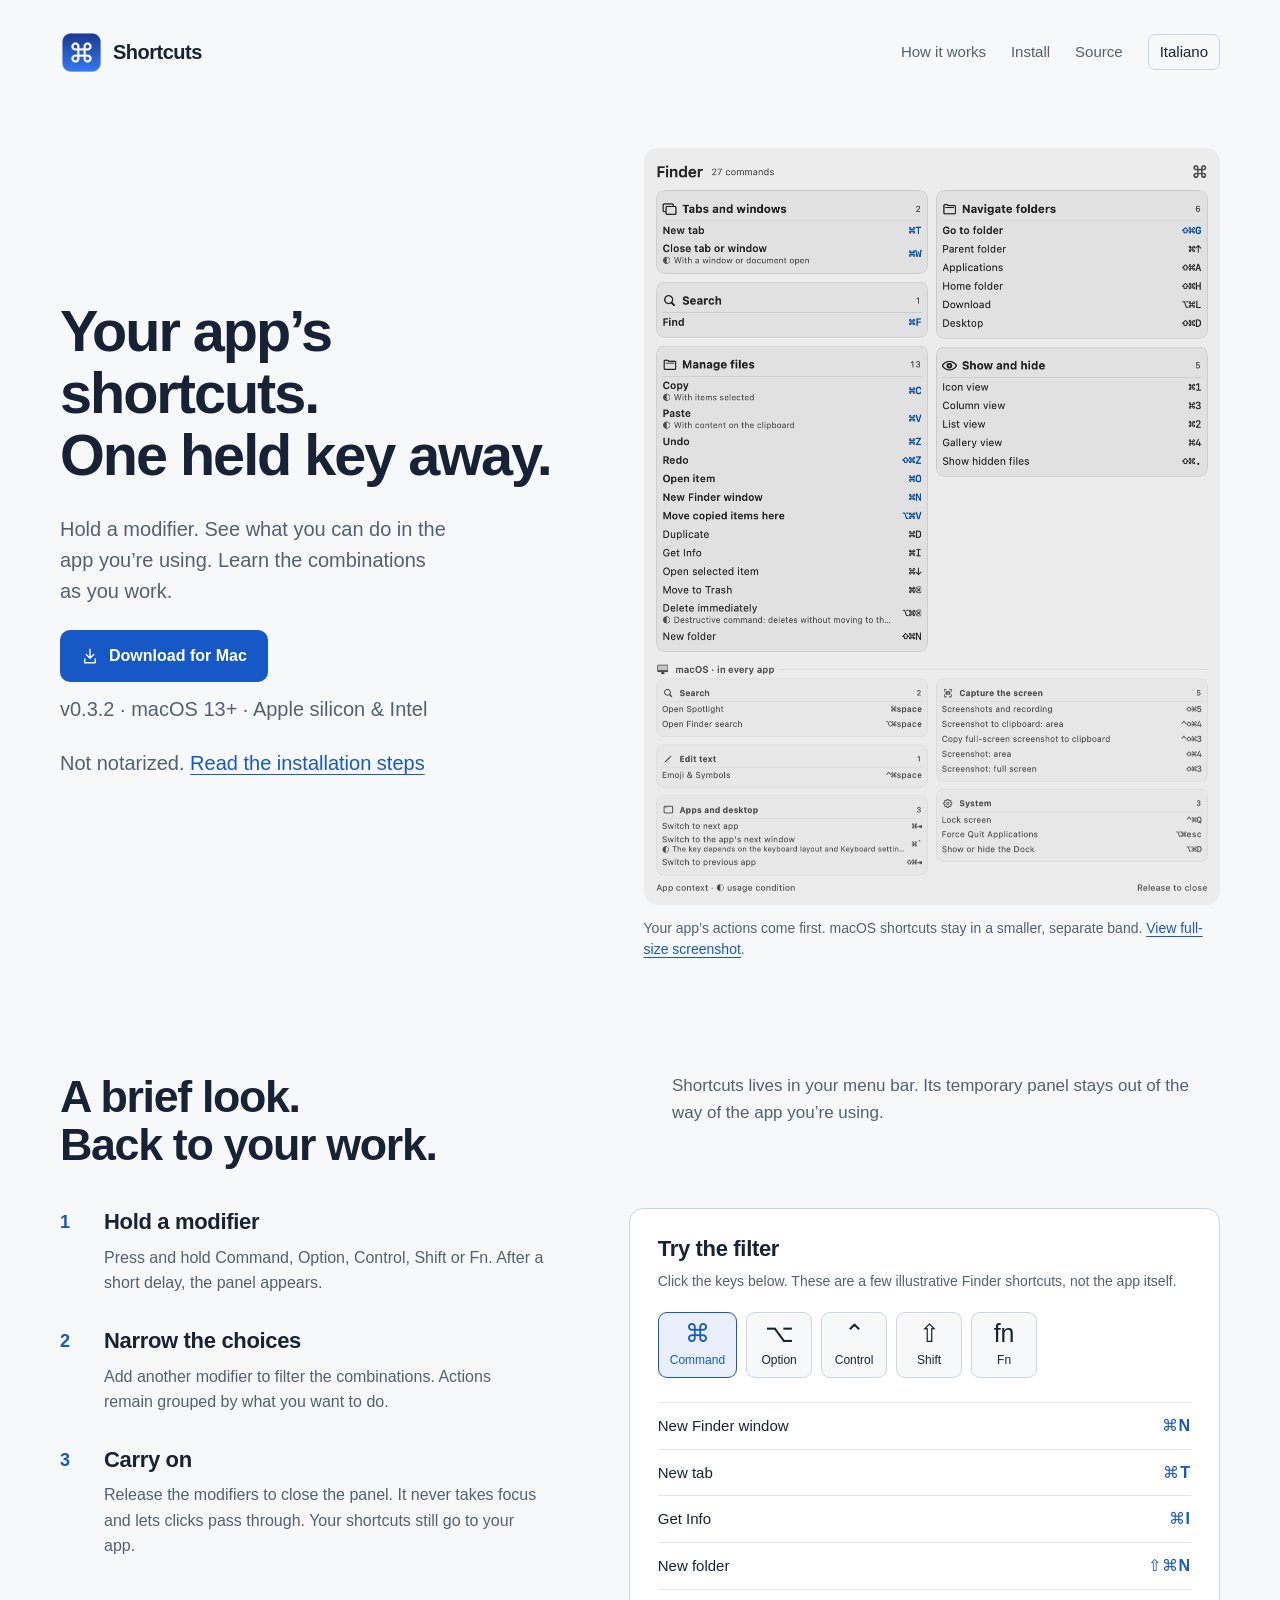
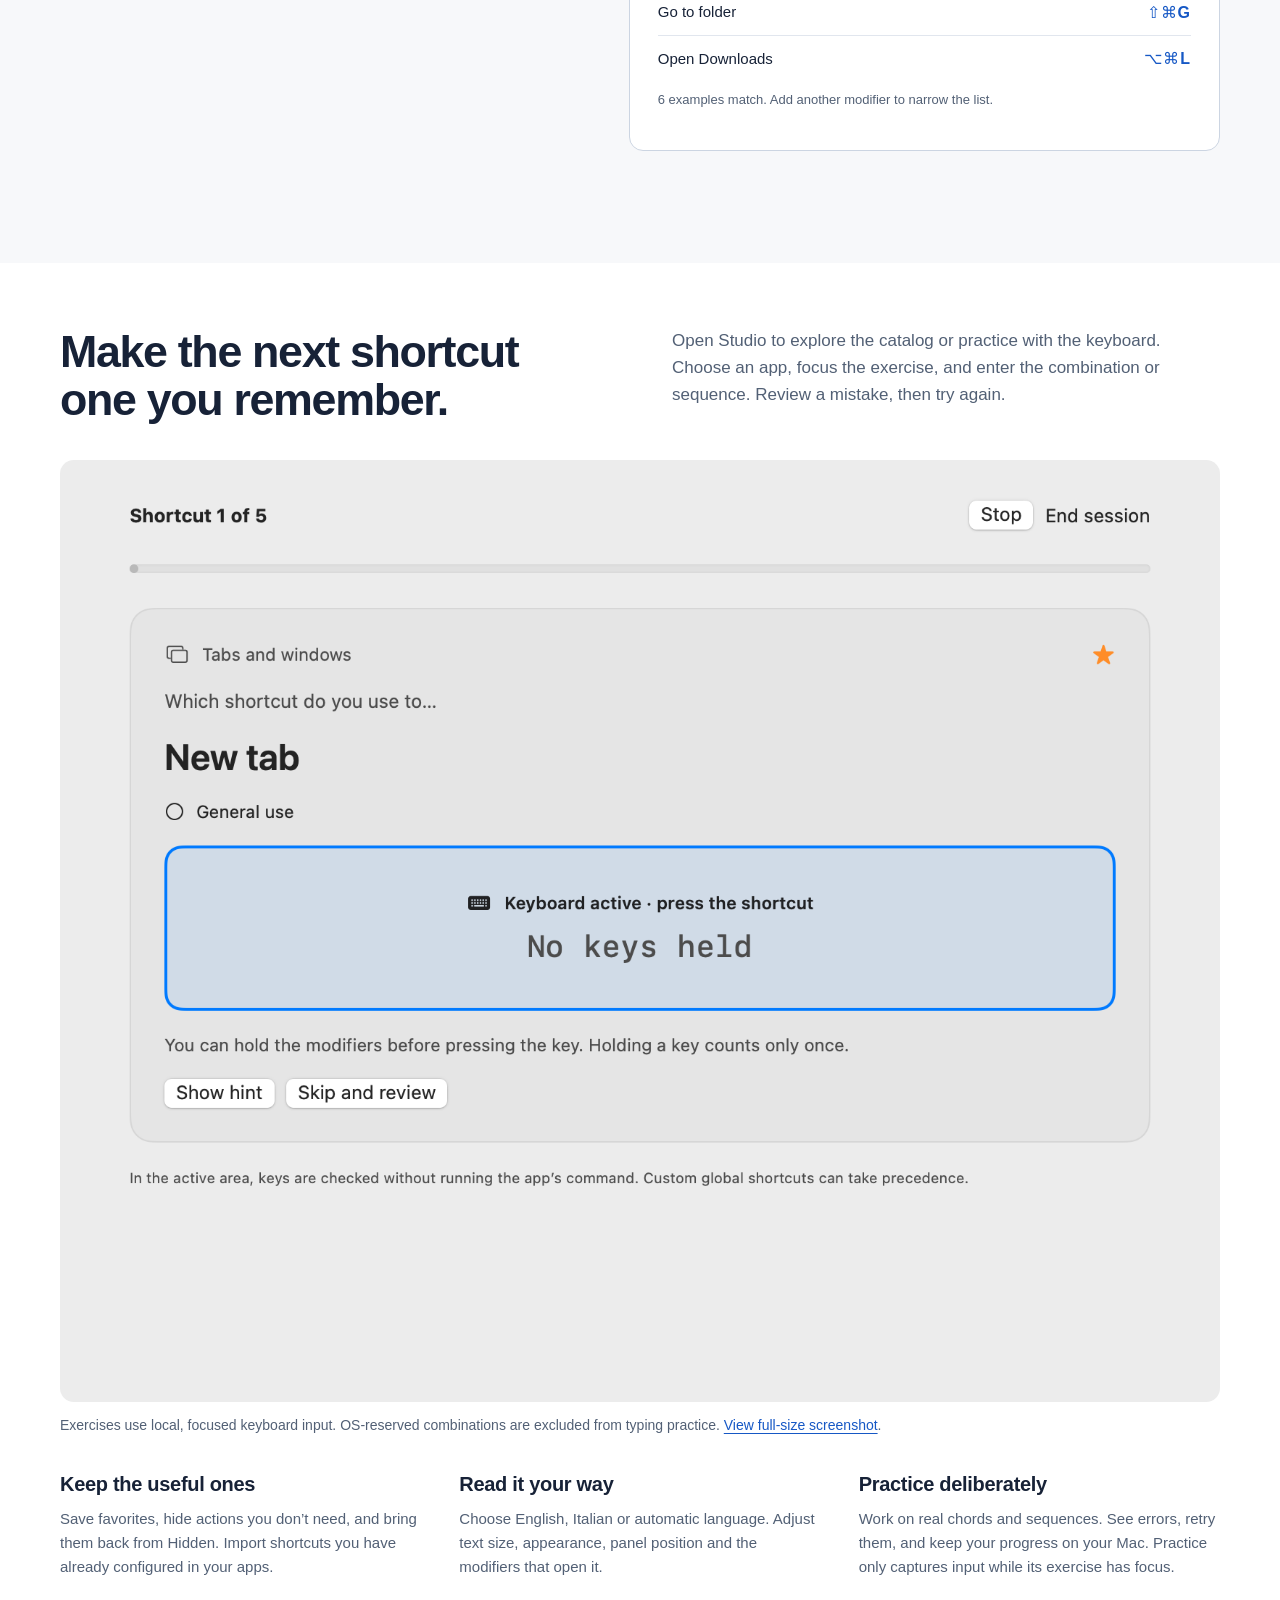
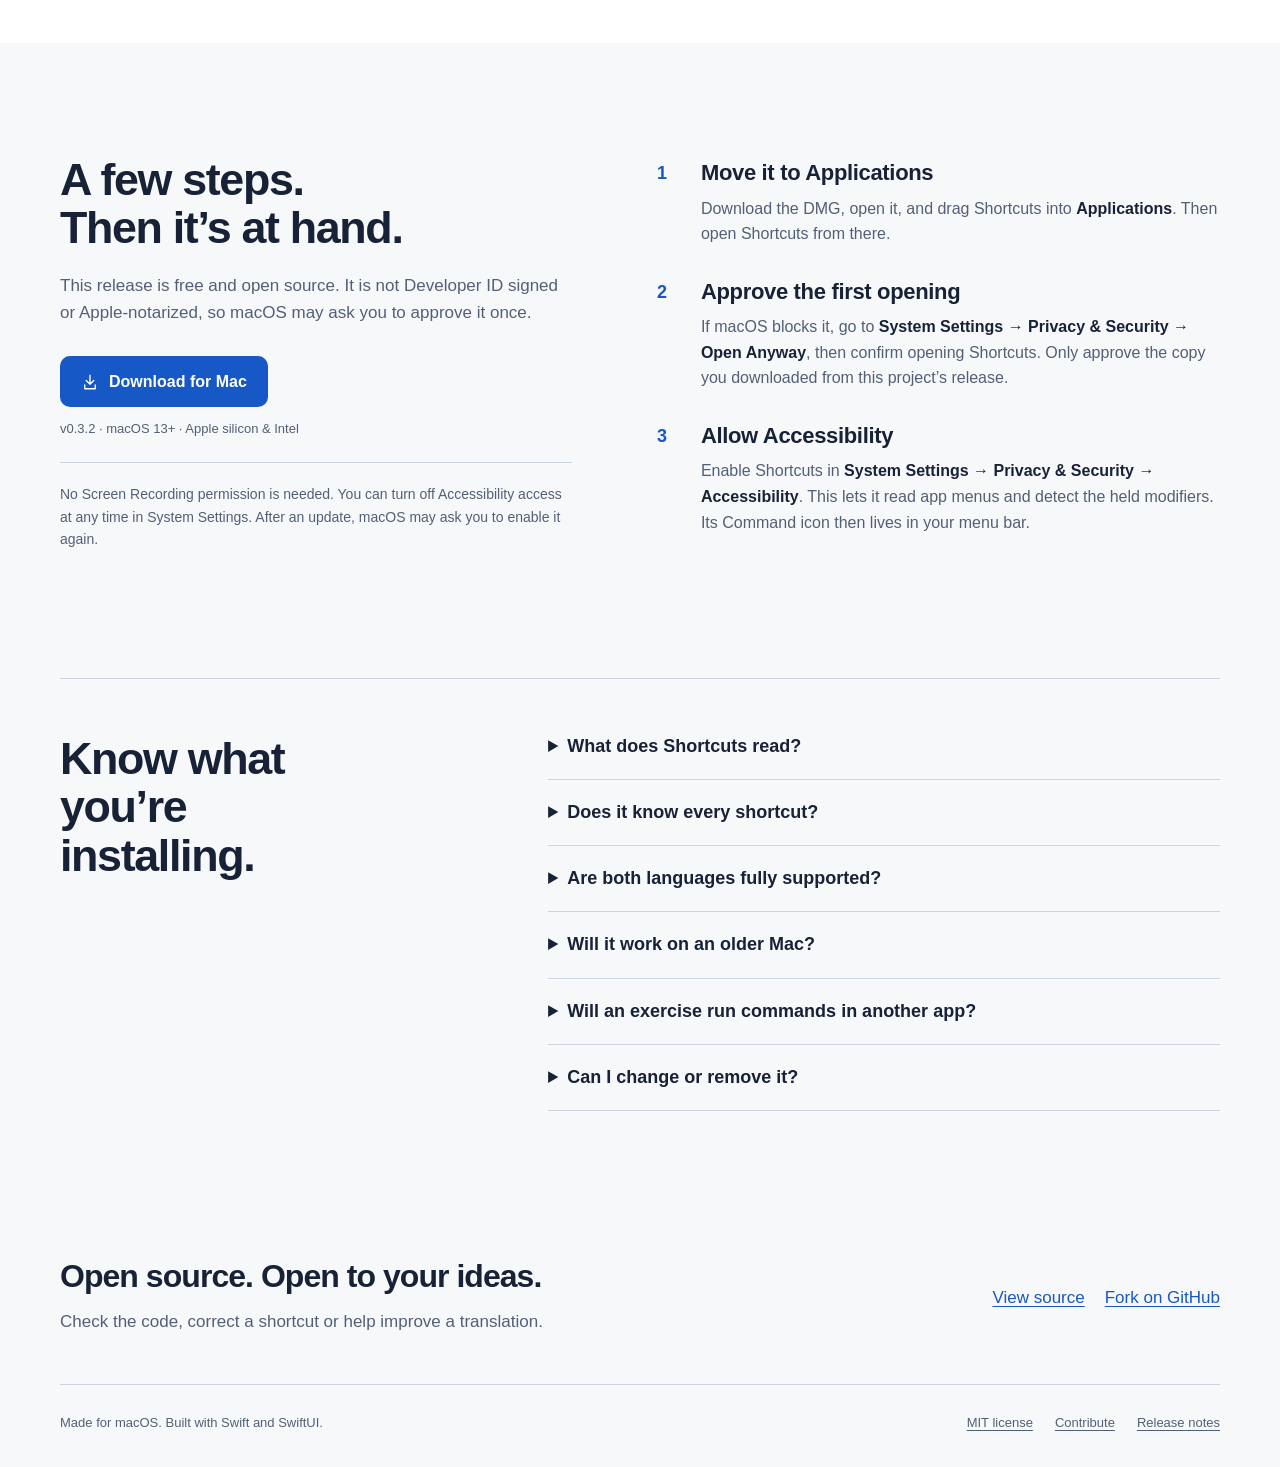
<file: site/index.html>
<!doctype html>
<!-- Generated by site/build.py. Edit the bilingual copy there, then rebuild. -->
<html lang="en">
<head>
<meta charset="utf-8">
<meta name="viewport" content="width=device-width, initial-scale=1">
<title>Shortcuts — Learn your Mac’s shortcuts as you work</title>
<meta name="description" content="A native, open-source Mac app. Hold a modifier to see the active app’s shortcuts, then practice in Studio. English and Italian. Everything stays on your Mac.">
<meta name="theme-color" content="#f7f8fa">
<link rel="canonical" href="https://giuucmp.github.io/shortcuts/">
<link rel="alternate" hreflang="en" href="https://giuucmp.github.io/shortcuts/">
<link rel="alternate" hreflang="it" href="https://giuucmp.github.io/shortcuts/it/">
<link rel="alternate" hreflang="x-default" href="https://giuucmp.github.io/shortcuts/">
<meta property="og:type" content="website">
<meta property="og:title" content="Shortcuts — Learn your Mac’s shortcuts as you work">
<meta property="og:description" content="A native, open-source Mac app. Hold a modifier to see the active app’s shortcuts, then practice in Studio. English and Italian. Everything stays on your Mac.">
<meta property="og:url" content="https://giuucmp.github.io/shortcuts/">
<meta property="og:image" content="https://giuucmp.github.io/shortcuts/assets/app-icon.png">
<meta property="og:locale" content="en_US">
<link rel="icon" type="image/png" href="assets/app-icon.png">
<link rel="stylesheet" href="assets/site.css">
<script src="assets/site.js" defer></script>
<script type="application/ld+json">{"@context": "https://schema.org", "@type": "SoftwareApplication", "name": "Shortcuts", "operatingSystem": "macOS 13+", "applicationCategory": "UtilitiesApplication", "inLanguage": ["en", "it"], "softwareVersion": "0.3.2", "license": "https://github.com/giuucmp/shortcuts/blob/main/LICENSE", "downloadUrl": "https://github.com/giuucmp/shortcuts/releases/download/v0.3.2/Shortcuts-0.3.2-universal.dmg", "offers": {"@type": "Offer", "price": "0", "priceCurrency": "EUR"}}</script>
</head>
<body>
<a class="skip" href="#main">Skip to content</a>
<header class="header wrap">
<a class="brand" href="./"><img src="assets/app-icon.png" alt="" width="43" height="43">Shortcuts</a>
<nav class="nav" aria-label="Main navigation">
<a class="desktop-link" href="#how-it-works">How it works</a><a class="desktop-link" href="#install">Install</a><a href="https://github.com/giuucmp/shortcuts">Source</a><a class="language" href="it/" lang="it" hreflang="it" aria-label="Leggi il sito in italiano">Italiano</a>
</nav>
</header>
<main id="main">
<section class="hero wrap" aria-labelledby="hero-title">
<div class="hero-top"><h1 id="hero-title">Your app’s shortcuts.<br>One held key away.</h1><div class="hero-intro"><p>Hold a modifier. See what you can do in the app you’re using. Learn the combinations as you work.</p><a class="button" href="https://github.com/giuucmp/shortcuts/releases/download/v0.3.2/Shortcuts-0.3.2-universal.dmg"><svg width="18" height="18" viewBox="0 0 24 24" fill="none" stroke="currentColor" stroke-width="1.8" aria-hidden="true"><path d="M12 3v12m-5-5 5 5 5-5M5 16v5h14v-5" stroke-linecap="round" stroke-linejoin="round"/></svg>Download for Mac</a><p class="meta">v0.3.2 · macOS 13+ · Apple silicon & Intel</p><p class="install-note">Not notarized. <a href="#install">Read the installation steps</a></p></div></div>
<figure class="app-shot"><div class="shot-stage"><a class="shot-link" href="assets/panel-en.png" aria-label="View full-size screenshot"><img data-app-image src="assets/panel-en.png" alt="Shortcuts in English: app shortcuts grouped by purpose, with a separate macOS section." width="1120" height="1469" fetchpriority="high"></a><p class="asset-note">Hold a modifier to reveal the active app’s shortcuts. Release it to close the panel.</p></div><figcaption>Your app’s actions come first. macOS shortcuts stay in a smaller, separate band. <a href="assets/panel-en.png">View full-size screenshot</a>.</figcaption></figure>
</section>
<section class="section wrap" id="how-it-works" aria-labelledby="how-title">
<div class="section-head"><h2 id="how-title">A brief look.<br>Back to your work.</h2><p>Shortcuts lives in your menu bar. Its temporary panel stays out of the way of the app you’re using.</p></div>
<div class="mechanism"><ol class="steps"><li><h3>Hold a modifier</h3><p>Press and hold Command, Option, Control, Shift or Fn. After a short delay, the panel appears.</p></li><li><h3>Narrow the choices</h3><p>Add another modifier to filter the combinations. Actions remain grouped by what you want to do.</p></li><li><h3>Carry on</h3><p>Release the modifiers to close the panel. It never takes focus and lets clicks pass through. Your shortcuts still go to your app.</p></li></ol><div class="demo" data-demo data-result="{count} examples match. Add another modifier to narrow the list." data-empty="No examples for these keys in this small demo. Try Command with Shift or Option."><h3>Try the filter</h3><p class="demo-intro">Click the keys below. These are a few illustrative Finder shortcuts, not the app itself.</p><div class="modifiers" role="group" aria-label="Filter examples by modifier"><button type="button" data-modifier="command" aria-pressed="true"><span aria-hidden="true">⌘</span><small>Command</small></button><button type="button" data-modifier="option" aria-pressed="false"><span aria-hidden="true">⌥</span><small>Option</small></button><button type="button" data-modifier="control" aria-pressed="false"><span aria-hidden="true">⌃</span><small>Control</small></button><button type="button" data-modifier="shift" aria-pressed="false"><span aria-hidden="true">⇧</span><small>Shift</small></button><button type="button" data-modifier="function" aria-pressed="false"><span aria-hidden="true">fn</span><small>Fn</small></button></div><ul class="demo-list"><li data-keys="command"><span>New Finder window</span><kbd>⌘N</kbd></li><li data-keys="command"><span>New tab</span><kbd>⌘T</kbd></li><li data-keys="command"><span>Get Info</span><kbd>⌘I</kbd></li><li data-keys="command shift"><span>New folder</span><kbd>⇧⌘N</kbd></li><li data-keys="command shift"><span>Go to folder</span><kbd>⇧⌘G</kbd></li><li data-keys="command option"><span>Open Downloads</span><kbd>⌥⌘L</kbd></li></ul><p class="demo-status" role="status" aria-live="polite"></p></div></div>
</section>
<section class="section practice" aria-labelledby="practice-title"><div class="wrap">
<div class="section-head"><h2 id="practice-title">Make the next shortcut<br>one you remember.</h2><p>Open Studio to explore the catalog or practice with the keyboard. Choose an app, focus the exercise, and enter the combination or sequence. Review a mistake, then try again.</p></div>
<figure class="app-shot"><div class="shot-stage"><a class="shot-link" href="assets/practice-en.png" aria-label="View full-size screenshot"><img data-app-image src="assets/practice-en.png" alt="Shortcuts Studio in English, showing a keyboard practice exercise." loading="lazy"></a><p class="asset-note">Studio brings the catalog, your favorites and keyboard practice into one window.</p></div><figcaption>Exercises use local, focused keyboard input. OS-reserved combinations are excluded from typing practice. <a href="assets/practice-en.png">View full-size screenshot</a>.</figcaption></figure>
<div class="details-row"><div><h3>Keep the useful ones</h3><p>Save favorites, hide actions you don’t need, and bring them back from Hidden. Import shortcuts you have already configured in your apps.</p></div><div><h3>Read it your way</h3><p>Choose English, Italian or automatic language. Adjust text size, appearance, panel position and the modifiers that open it.</p></div><div><h3>Practice deliberately</h3><p>Work on real chords and sequences. See errors, retry them, and keep your progress on your Mac. Practice only captures input while its exercise has focus.</p></div></div>
</div></section>
<section class="section install wrap" id="install" aria-labelledby="install-title"><div><h2 id="install-title">A few steps.<br>Then it’s at hand.</h2><p class="lead">This release is free and open source. It is not Developer ID signed or Apple-notarized, so macOS may ask you to approve it once.</p><a class="button" href="https://github.com/giuucmp/shortcuts/releases/download/v0.3.2/Shortcuts-0.3.2-universal.dmg"><svg width="18" height="18" viewBox="0 0 24 24" fill="none" stroke="currentColor" stroke-width="1.8" aria-hidden="true"><path d="M12 3v12m-5-5 5 5 5-5M5 16v5h14v-5" stroke-linecap="round" stroke-linejoin="round"/></svg>Download for Mac</a><p class="meta">v0.3.2 · macOS 13+ · Apple silicon & Intel</p><p class="note">No Screen Recording permission is needed. You can turn off Accessibility access at any time in System Settings. After an update, macOS may ask you to enable it again.</p></div><ol class="steps"><li><h3>Move it to Applications</h3><p>Download the DMG, open it, and drag Shortcuts into <span class="path">Applications</span>. Then open Shortcuts from there.</p></li><li><h3>Approve the first opening</h3><p>If macOS blocks it, go to <span class="path">System Settings → Privacy &amp; Security → Open Anyway</span>, then confirm opening Shortcuts. Only approve the copy you downloaded from this project’s release.</p></li><li><h3>Allow Accessibility</h3><p>Enable Shortcuts in <span class="path">System Settings → Privacy &amp; Security → Accessibility</span>. This lets it read app menus and detect the held modifiers. Its Command icon then lives in your menu bar.</p></li></ol></section>
<section class="facts wrap" aria-labelledby="facts-title"><h2 id="facts-title">Know what<br>you’re installing.</h2><div class="faq"><details><summary>What does Shortcuts read?</summary><p>The active app’s accessible menus and structural context, offline shortcut catalogs, and supported editor keybinding files and extension declarations. It does not record what you type in other apps. There is no sign-in, telemetry or network traffic from the app; preferences and practice progress stay local.</p></details><details><summary>Does it know every shortcut?</summary><p>No. Coverage combines live menus, documented offline catalogs and supported VS Code/Cursor bindings. A recognized app is not a guarantee of complete coverage. Some menus load only when opened, and not every context or extension condition can be resolved. The app marks partial or conditional information.</p></details><details><summary>Are both languages fully supported?</summary><p>The interface, bundled catalog and exercises support English and Italian, with an automatic system-language option. An unfamiliar live command title from a third-party app stays in its original language when no translation is in the catalog.</p></details><details><summary>Will it work on an older Mac?</summary><p>Shortcuts requires macOS 13 or later. The download supports Apple silicon and Intel. Native Liquid Glass is available on macOS 26 and later; earlier systems use a translucent fallback. Reduce Transparency and Increase Contrast settings are respected.</p></details><details><summary>Will an exercise run commands in another app?</summary><p>Practice is a focused, local exercise. It captures input only while its keyboard field has focus, and OS-reserved combinations are excluded from typing exercises. The passive overlay is separate: it never intercepts your app’s commands.</p></details><details><summary>Can I change or remove it?</summary><p>Yes. Pause or quit it from the menu bar, revoke Accessibility permission in System Settings, or remove the app from Applications. The source is available under the MIT license, so you can inspect, build and adapt it.</p></details></div></section>
<section class="open-source wrap" aria-labelledby="source-title"><div><h2 id="source-title">Open source. Open to your ideas.</h2><p>Check the code, correct a shortcut or help improve a translation.</p></div><div class="source-links"><a href="https://github.com/giuucmp/shortcuts">View source</a><a href="https://github.com/giuucmp/shortcuts/fork">Fork on GitHub</a></div></section>
</main>
<footer class="footer wrap"><span>Made for macOS. Built with Swift and SwiftUI.</span><div class="footer-links"><a href="https://github.com/giuucmp/shortcuts/blob/main/LICENSE">MIT license</a><a href="https://github.com/giuucmp/shortcuts/blob/main/CONTRIBUTING.md">Contribute</a><a href="https://github.com/giuucmp/shortcuts/releases/tag/v0.3.2">Release notes</a></div></footer>
</body>
</html>
</file>
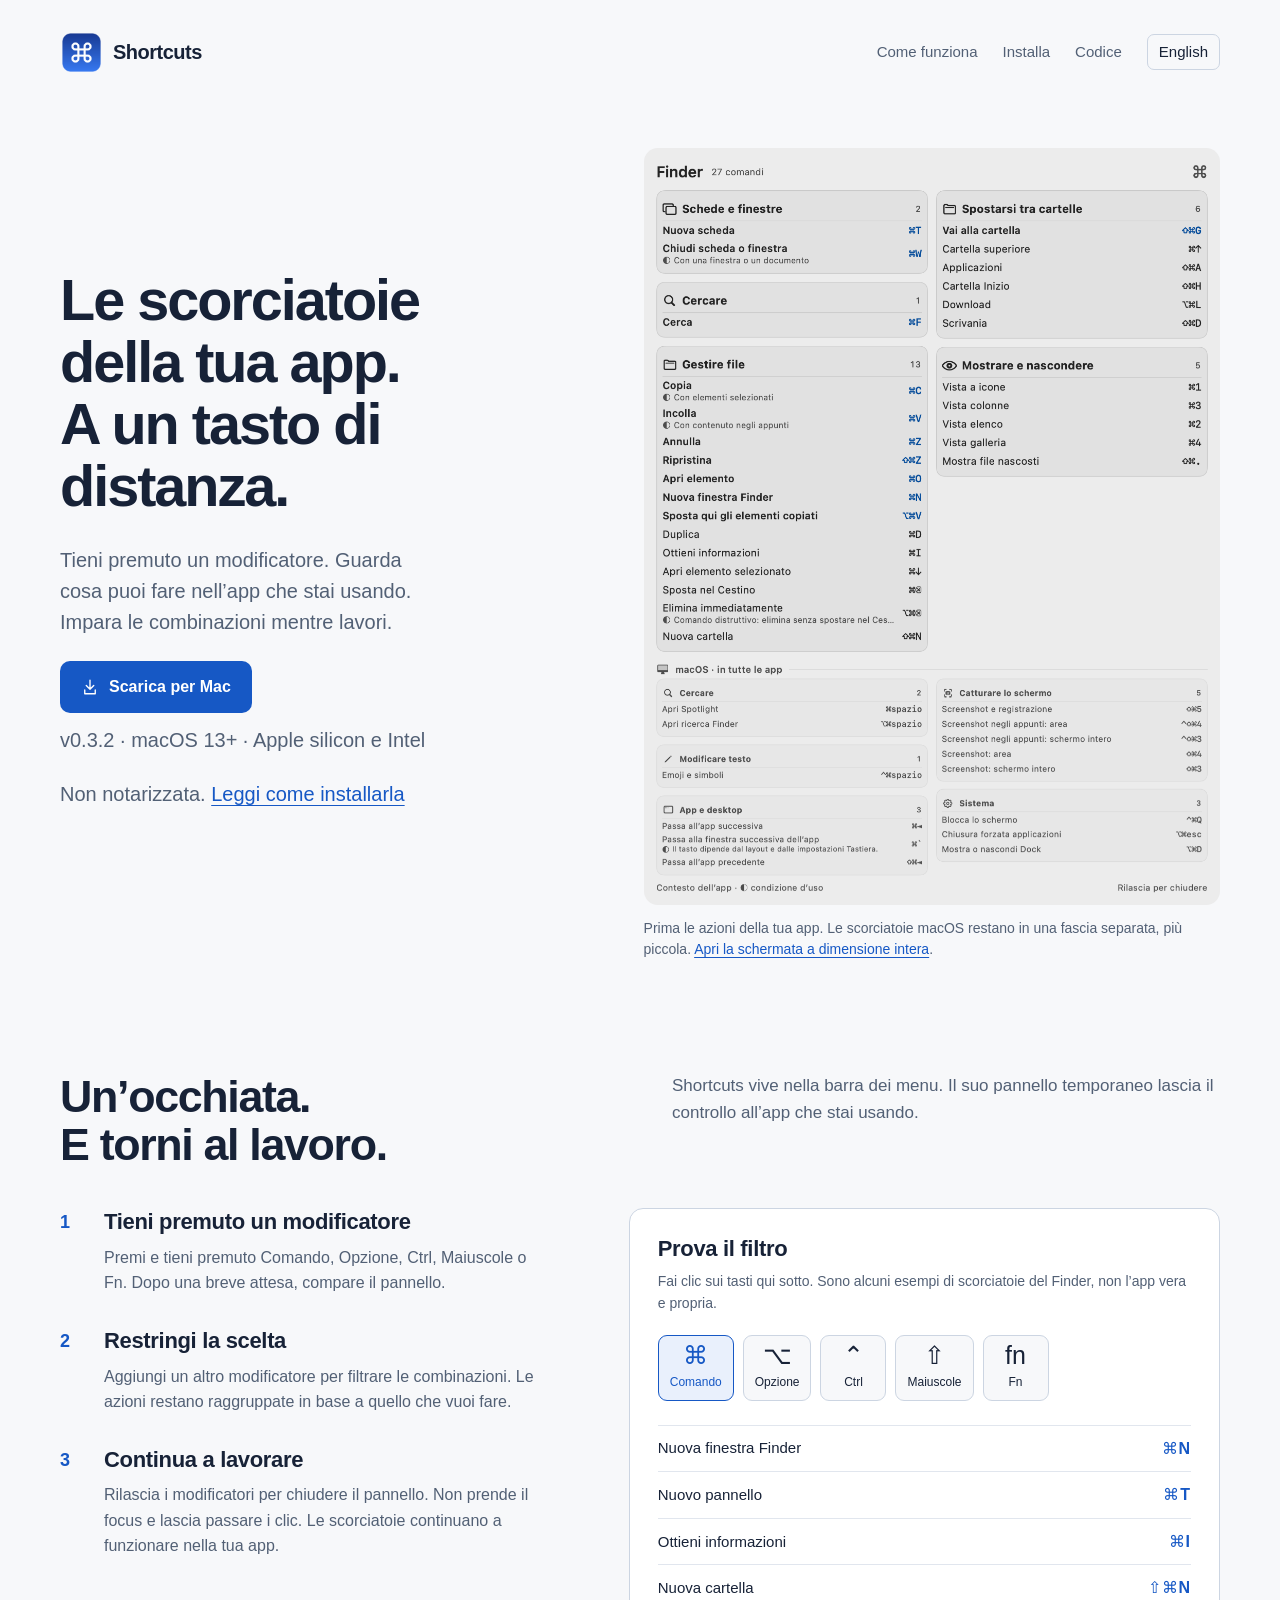
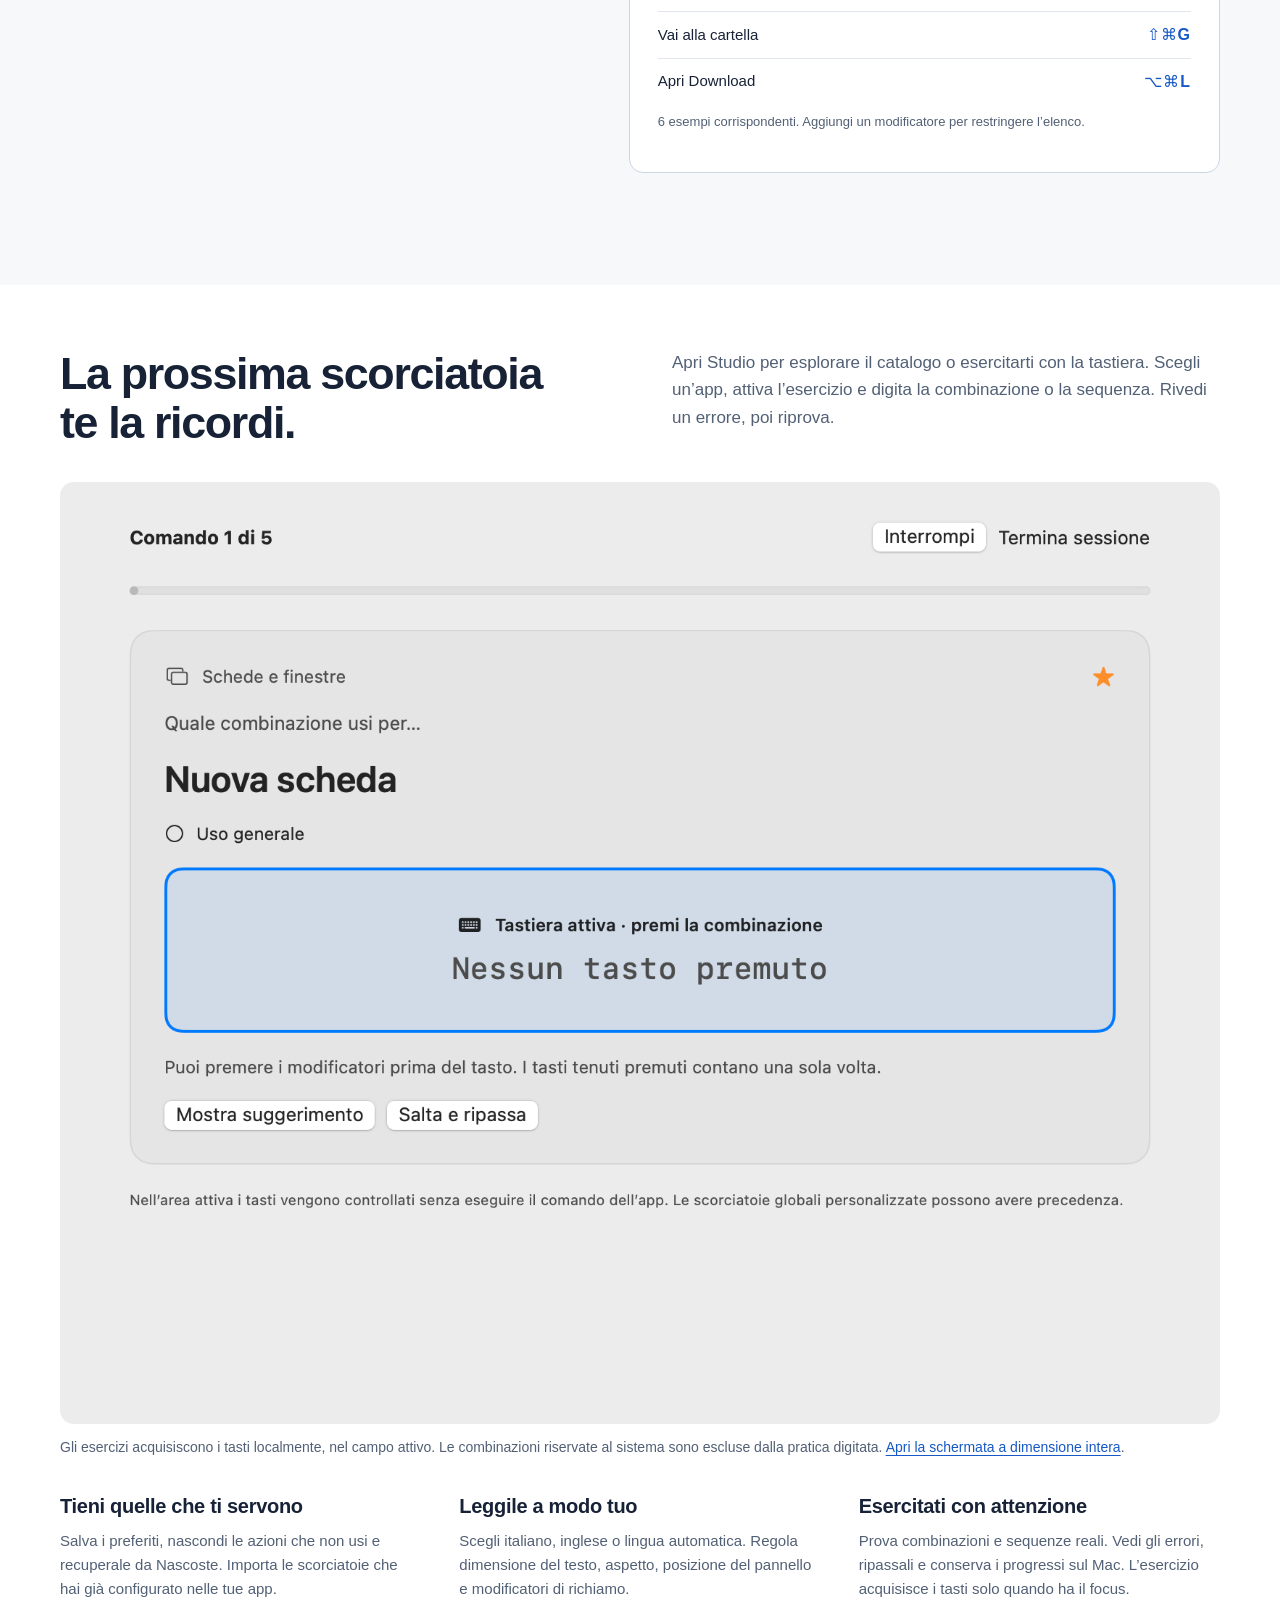
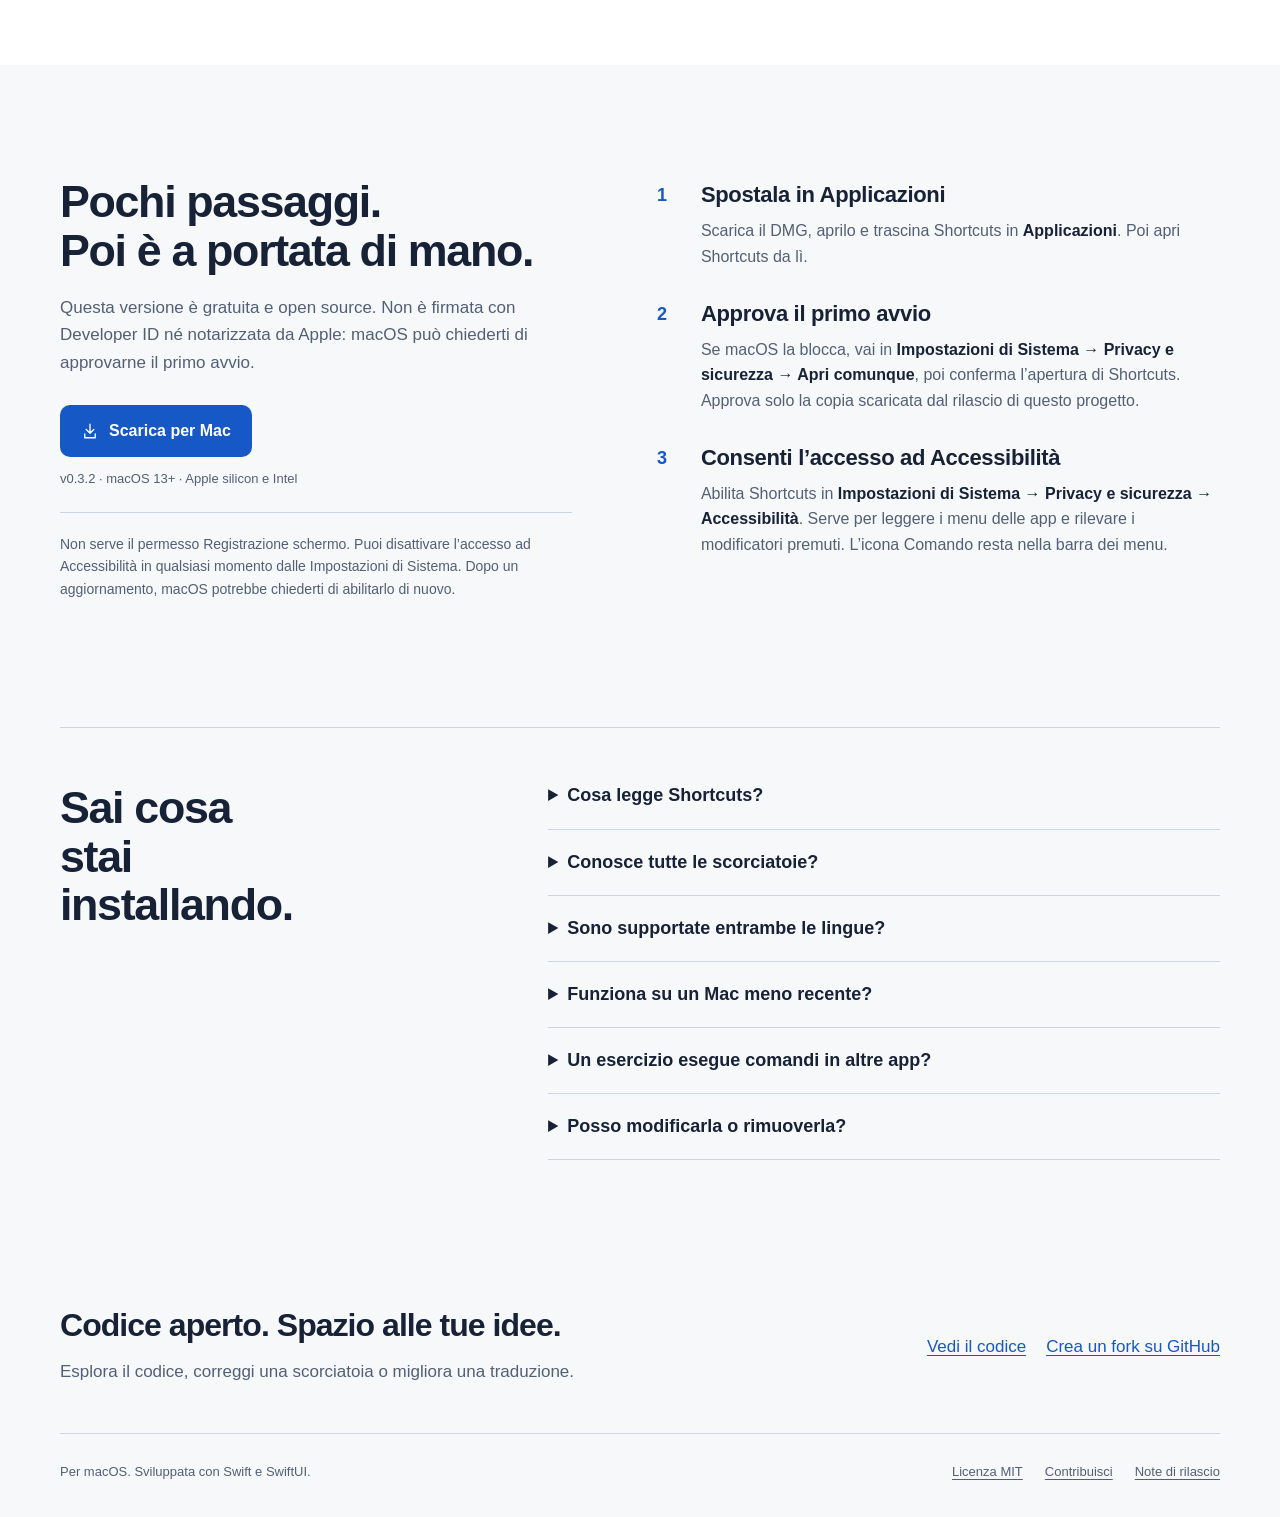
<file: site/it/index.html>
<!doctype html>
<!-- Generated by site/build.py. Edit the bilingual copy there, then rebuild. -->
<html lang="it">
<head>
<meta charset="utf-8">
<meta name="viewport" content="width=device-width, initial-scale=1">
<title>Shortcuts — Impara le combinazioni del Mac mentre lavori</title>
<meta name="description" content="Un’app Mac nativa e open source. Tieni premuto un modificatore per vedere le scorciatoie dell’app attiva, poi esercitati in Studio. Italiano e inglese. Tutto resta sul Mac.">
<meta name="theme-color" content="#f7f8fa">
<link rel="canonical" href="https://giuucmp.github.io/shortcuts/it/">
<link rel="alternate" hreflang="en" href="https://giuucmp.github.io/shortcuts/">
<link rel="alternate" hreflang="it" href="https://giuucmp.github.io/shortcuts/it/">
<link rel="alternate" hreflang="x-default" href="https://giuucmp.github.io/shortcuts/">
<meta property="og:type" content="website">
<meta property="og:title" content="Shortcuts — Impara le combinazioni del Mac mentre lavori">
<meta property="og:description" content="Un’app Mac nativa e open source. Tieni premuto un modificatore per vedere le scorciatoie dell’app attiva, poi esercitati in Studio. Italiano e inglese. Tutto resta sul Mac.">
<meta property="og:url" content="https://giuucmp.github.io/shortcuts/it/">
<meta property="og:image" content="https://giuucmp.github.io/shortcuts/assets/app-icon.png">
<meta property="og:locale" content="it_IT">
<link rel="icon" type="image/png" href="../assets/app-icon.png">
<link rel="stylesheet" href="../assets/site.css">
<script src="../assets/site.js" defer></script>
<script type="application/ld+json">{"@context": "https://schema.org", "@type": "SoftwareApplication", "name": "Shortcuts", "operatingSystem": "macOS 13+", "applicationCategory": "UtilitiesApplication", "inLanguage": ["en", "it"], "softwareVersion": "0.3.2", "license": "https://github.com/giuucmp/shortcuts/blob/main/LICENSE", "downloadUrl": "https://github.com/giuucmp/shortcuts/releases/download/v0.3.2/Shortcuts-0.3.2-universal.dmg", "offers": {"@type": "Offer", "price": "0", "priceCurrency": "EUR"}}</script>
</head>
<body>
<a class="skip" href="#main">Vai al contenuto</a>
<header class="header wrap">
<a class="brand" href="../it/"><img src="../assets/app-icon.png" alt="" width="43" height="43">Shortcuts</a>
<nav class="nav" aria-label="Navigazione principale">
<a class="desktop-link" href="#how-it-works">Come funziona</a><a class="desktop-link" href="#install">Installa</a><a href="https://github.com/giuucmp/shortcuts">Codice</a><a class="language" href="../" lang="en" hreflang="en" aria-label="Read the website in English">English</a>
</nav>
</header>
<main id="main">
<section class="hero wrap" aria-labelledby="hero-title">
<div class="hero-top"><h1 id="hero-title">Le scorciatoie della tua app.<br>A un tasto di distanza.</h1><div class="hero-intro"><p>Tieni premuto un modificatore. Guarda cosa puoi fare nell’app che stai usando. Impara le combinazioni mentre lavori.</p><a class="button" href="https://github.com/giuucmp/shortcuts/releases/download/v0.3.2/Shortcuts-0.3.2-universal.dmg"><svg width="18" height="18" viewBox="0 0 24 24" fill="none" stroke="currentColor" stroke-width="1.8" aria-hidden="true"><path d="M12 3v12m-5-5 5 5 5-5M5 16v5h14v-5" stroke-linecap="round" stroke-linejoin="round"/></svg>Scarica per Mac</a><p class="meta">v0.3.2 · macOS 13+ · Apple silicon e Intel</p><p class="install-note">Non notarizzata. <a href="#install">Leggi come installarla</a></p></div></div>
<figure class="app-shot"><div class="shot-stage"><a class="shot-link" href="../assets/panel-it.png" aria-label="Apri la schermata a dimensione intera"><img data-app-image src="../assets/panel-it.png" alt="Shortcuts in italiano: comandi dell’app raggruppati per scopo, con una sezione macOS separata." width="1120" height="1469" fetchpriority="high"></a><p class="asset-note">Tieni premuto un modificatore per vedere le scorciatoie dell’app attiva. Rilascialo per chiudere il pannello.</p></div><figcaption>Prima le azioni della tua app. Le scorciatoie macOS restano in una fascia separata, più piccola. <a href="../assets/panel-it.png">Apri la schermata a dimensione intera</a>.</figcaption></figure>
</section>
<section class="section wrap" id="how-it-works" aria-labelledby="how-title">
<div class="section-head"><h2 id="how-title">Un’occhiata.<br>E torni al lavoro.</h2><p>Shortcuts vive nella barra dei menu. Il suo pannello temporaneo lascia il controllo all’app che stai usando.</p></div>
<div class="mechanism"><ol class="steps"><li><h3>Tieni premuto un modificatore</h3><p>Premi e tieni premuto Comando, Opzione, Ctrl, Maiuscole o Fn. Dopo una breve attesa, compare il pannello.</p></li><li><h3>Restringi la scelta</h3><p>Aggiungi un altro modificatore per filtrare le combinazioni. Le azioni restano raggruppate in base a quello che vuoi fare.</p></li><li><h3>Continua a lavorare</h3><p>Rilascia i modificatori per chiudere il pannello. Non prende il focus e lascia passare i clic. Le scorciatoie continuano a funzionare nella tua app.</p></li></ol><div class="demo" data-demo data-result="{count} esempi corrispondenti. Aggiungi un modificatore per restringere l’elenco." data-empty="Nessun esempio per questi tasti in questa piccola demo. Prova Comando con Maiuscole o Opzione."><h3>Prova il filtro</h3><p class="demo-intro">Fai clic sui tasti qui sotto. Sono alcuni esempi di scorciatoie del Finder, non l’app vera e propria.</p><div class="modifiers" role="group" aria-label="Filtra gli esempi per modificatore"><button type="button" data-modifier="command" aria-pressed="true"><span aria-hidden="true">⌘</span><small>Comando</small></button><button type="button" data-modifier="option" aria-pressed="false"><span aria-hidden="true">⌥</span><small>Opzione</small></button><button type="button" data-modifier="control" aria-pressed="false"><span aria-hidden="true">⌃</span><small>Ctrl</small></button><button type="button" data-modifier="shift" aria-pressed="false"><span aria-hidden="true">⇧</span><small>Maiuscole</small></button><button type="button" data-modifier="function" aria-pressed="false"><span aria-hidden="true">fn</span><small>Fn</small></button></div><ul class="demo-list"><li data-keys="command"><span>Nuova finestra Finder</span><kbd>⌘N</kbd></li><li data-keys="command"><span>Nuovo pannello</span><kbd>⌘T</kbd></li><li data-keys="command"><span>Ottieni informazioni</span><kbd>⌘I</kbd></li><li data-keys="command shift"><span>Nuova cartella</span><kbd>⇧⌘N</kbd></li><li data-keys="command shift"><span>Vai alla cartella</span><kbd>⇧⌘G</kbd></li><li data-keys="command option"><span>Apri Download</span><kbd>⌥⌘L</kbd></li></ul><p class="demo-status" role="status" aria-live="polite"></p></div></div>
</section>
<section class="section practice" aria-labelledby="practice-title"><div class="wrap">
<div class="section-head"><h2 id="practice-title">La prossima scorciatoia<br>te la ricordi.</h2><p>Apri Studio per esplorare il catalogo o esercitarti con la tastiera. Scegli un’app, attiva l’esercizio e digita la combinazione o la sequenza. Rivedi un errore, poi riprova.</p></div>
<figure class="app-shot"><div class="shot-stage"><a class="shot-link" href="../assets/practice-it.png" aria-label="Apri la schermata a dimensione intera"><img data-app-image src="../assets/practice-it.png" alt="Studio di Shortcuts in italiano, con un esercizio da svolgere con la tastiera." loading="lazy"></a><p class="asset-note">Studio riunisce il catalogo, i tuoi preferiti e gli esercizi con la tastiera in una finestra.</p></div><figcaption>Gli esercizi acquisiscono i tasti localmente, nel campo attivo. Le combinazioni riservate al sistema sono escluse dalla pratica digitata. <a href="../assets/practice-it.png">Apri la schermata a dimensione intera</a>.</figcaption></figure>
<div class="details-row"><div><h3>Tieni quelle che ti servono</h3><p>Salva i preferiti, nascondi le azioni che non usi e recuperale da Nascoste. Importa le scorciatoie che hai già configurato nelle tue app.</p></div><div><h3>Leggile a modo tuo</h3><p>Scegli italiano, inglese o lingua automatica. Regola dimensione del testo, aspetto, posizione del pannello e modificatori di richiamo.</p></div><div><h3>Esercitati con attenzione</h3><p>Prova combinazioni e sequenze reali. Vedi gli errori, ripassali e conserva i progressi sul Mac. L’esercizio acquisisce i tasti solo quando ha il focus.</p></div></div>
</div></section>
<section class="section install wrap" id="install" aria-labelledby="install-title"><div><h2 id="install-title">Pochi passaggi.<br>Poi è a portata di mano.</h2><p class="lead">Questa versione è gratuita e open source. Non è firmata con Developer ID né notarizzata da Apple: macOS può chiederti di approvarne il primo avvio.</p><a class="button" href="https://github.com/giuucmp/shortcuts/releases/download/v0.3.2/Shortcuts-0.3.2-universal.dmg"><svg width="18" height="18" viewBox="0 0 24 24" fill="none" stroke="currentColor" stroke-width="1.8" aria-hidden="true"><path d="M12 3v12m-5-5 5 5 5-5M5 16v5h14v-5" stroke-linecap="round" stroke-linejoin="round"/></svg>Scarica per Mac</a><p class="meta">v0.3.2 · macOS 13+ · Apple silicon e Intel</p><p class="note">Non serve il permesso Registrazione schermo. Puoi disattivare l’accesso ad Accessibilità in qualsiasi momento dalle Impostazioni di Sistema. Dopo un aggiornamento, macOS potrebbe chiederti di abilitarlo di nuovo.</p></div><ol class="steps"><li><h3>Spostala in Applicazioni</h3><p>Scarica il DMG, aprilo e trascina Shortcuts in <span class="path">Applicazioni</span>. Poi apri Shortcuts da lì.</p></li><li><h3>Approva il primo avvio</h3><p>Se macOS la blocca, vai in <span class="path">Impostazioni di Sistema → Privacy e sicurezza → Apri comunque</span>, poi conferma l’apertura di Shortcuts. Approva solo la copia scaricata dal rilascio di questo progetto.</p></li><li><h3>Consenti l’accesso ad Accessibilità</h3><p>Abilita Shortcuts in <span class="path">Impostazioni di Sistema → Privacy e sicurezza → Accessibilità</span>. Serve per leggere i menu delle app e rilevare i modificatori premuti. L’icona Comando resta nella barra dei menu.</p></li></ol></section>
<section class="facts wrap" aria-labelledby="facts-title"><h2 id="facts-title">Sai cosa<br>stai installando.</h2><div class="faq"><details><summary>Cosa legge Shortcuts?</summary><p>I menu accessibili e il contesto strutturale dell’app attiva, i cataloghi offline e i file delle assegnazioni e le dichiarazioni delle estensioni degli editor supportati. Non registra quello che digiti nelle altre app. L’app non richiede account, non invia telemetria e non effettua traffico di rete; preferenze e progressi restano locali.</p></details><details><summary>Conosce tutte le scorciatoie?</summary><p>No. La copertura unisce menu live, cataloghi offline documentati e assegnazioni supportate di VS Code e Cursor. Un’app riconosciuta non garantisce una copertura completa. Alcuni menu si caricano solo quando vengono aperti e non tutte le condizioni del contesto o delle estensioni sono interpretabili. L’app segnala le informazioni parziali o condizionate.</p></details><details><summary>Sono supportate entrambe le lingue?</summary><p>Interfaccia, catalogo incluso ed esercizi supportano italiano e inglese, con un’opzione automatica che segue la lingua del sistema. Un titolo live sconosciuto proveniente da un’app di terze parti resta nella lingua originale quando manca una traduzione nel catalogo.</p></details><details><summary>Funziona su un Mac meno recente?</summary><p>Shortcuts richiede macOS 13 o successivo. Il download supporta Apple silicon e Intel. Liquid Glass nativo è disponibile da macOS 26; sui sistemi precedenti viene usato un materiale traslucido. Sono rispettate le impostazioni Riduci trasparenza e Aumenta contrasto.</p></details><details><summary>Un esercizio esegue comandi in altre app?</summary><p>La pratica avviene in un esercizio locale dedicato. Acquisisce i tasti solo quando il suo campo ha il focus ed esclude dalla digitazione le combinazioni riservate al sistema. Il pannello consultivo è separato: non intercetta i comandi delle tue app.</p></details><details><summary>Posso modificarla o rimuoverla?</summary><p>Sì. Puoi metterla in pausa o chiuderla dalla barra dei menu, revocare Accessibilità nelle Impostazioni di Sistema o rimuoverla da Applicazioni. Il codice è disponibile con licenza MIT: puoi leggerlo, compilarlo e adattarlo.</p></details></div></section>
<section class="open-source wrap" aria-labelledby="source-title"><div><h2 id="source-title">Codice aperto. Spazio alle tue idee.</h2><p>Esplora il codice, correggi una scorciatoia o migliora una traduzione.</p></div><div class="source-links"><a href="https://github.com/giuucmp/shortcuts">Vedi il codice</a><a href="https://github.com/giuucmp/shortcuts/fork">Crea un fork su GitHub</a></div></section>
</main>
<footer class="footer wrap"><span>Per macOS. Sviluppata con Swift e SwiftUI.</span><div class="footer-links"><a href="https://github.com/giuucmp/shortcuts/blob/main/LICENSE">Licenza MIT</a><a href="https://github.com/giuucmp/shortcuts/blob/main/CONTRIBUTING.md">Contribuisci</a><a href="https://github.com/giuucmp/shortcuts/releases/tag/v0.3.2">Note di rilascio</a></div></footer>
</body>
</html>
</file>
<file: site/assets/site.css>
:root {
  color-scheme: light;
  --canvas: #f7f8fa;
  --surface: #ffffff;
  --ink: #172237;
  --muted: #526075;
  --accent: #1658c5;
  --accent-hover: #10469f;
  --soft-blue: #e9f0fc;
  --line: #ccd5e2;
  --radius: 14px;
  --measure: 1160px;
  font-family: -apple-system, BlinkMacSystemFont, "Segoe UI", sans-serif;
  font-synthesis: none;
  text-rendering: optimizeLegibility;
  -webkit-font-smoothing: antialiased;
  scroll-behavior: smooth;
  scrollbar-color: #8190a5 var(--canvas);
  scroll-padding-top: 28px;
}
* { box-sizing: border-box; }
body { margin: 0; background: var(--canvas); color: var(--ink); font-size: 17px; line-height: 1.6; }
::selection { color: #102f66; background: #cbdcfa; }
a { color: var(--accent); text-underline-offset: .2em; text-decoration-thickness: 1px; }
a:hover { text-decoration-thickness: 2px; }
button, a { -webkit-tap-highlight-color: transparent; }
button { font: inherit; cursor: pointer; }
a:focus-visible, button:focus-visible, summary:focus-visible { outline: 3px solid var(--accent); outline-offset: 5px; }
img { max-width: 100%; height: auto; }
svg { flex: none; }
p { margin: 0 0 1.1em; max-width: 70ch; }
h1, h2, h3 { margin: 0; line-height: 1.08; text-wrap: balance; }
h1 { font-size: clamp(42px, 5.4vw, 72px); letter-spacing: -.035em; font-weight: 650; max-width: 18ch; }
h2 { font-size: clamp(32px, 3.5vw, 46px); letter-spacing: -.03em; font-weight: 650; }
h3 { font-size: 22px; letter-spacing: -.015em; line-height: 1.25; font-weight: 650; }
.wrap { width: min(var(--measure), calc(100% - 72px)); margin-inline: auto; }
.skip { position: absolute; top: -100px; left: 16px; z-index: 3; padding: 10px 16px; background: var(--surface); }
.skip:focus { top: 12px; }
.header { display: flex; align-items: center; justify-content: space-between; gap: 24px; min-height: 104px; }
.brand { display: inline-flex; gap: 10px; align-items: center; color: var(--ink); font-weight: 650; font-size: 20px; text-decoration: none; letter-spacing: -.025em; }
.brand img { width: 43px; height: 43px; }
.nav { display: flex; align-items: center; flex-wrap: wrap; gap: 25px; font-size: 15px; }
.nav a { text-decoration: none; color: var(--muted); }
.nav a:hover { color: var(--accent); }
.nav .language { color: var(--ink); border: 1px solid var(--line); padding: 5px 11px; border-radius: 7px; }
.hero { padding-top: 44px; display: grid; grid-template-columns: .95fr 1.05fr; gap: 62px; align-items: center; }
.hero-top { min-width: 0; }
.hero h1 { font-size: clamp(42px, 4.5vw, 64px); }
.hero-intro { margin-top: 28px; padding-bottom: 6px; }
.hero .app-shot { margin: 0; min-width: 0; }
.hero-intro > p { font-size: 20px; line-height: 1.55; color: var(--muted); max-width: 35ch; margin-bottom: 23px; }
.actions { display: flex; align-items: center; flex-wrap: wrap; gap: 18px; }
.button { display: inline-flex; align-items: center; justify-content: center; gap: 10px; padding: 13px 21px; min-height: 50px; border-radius: 10px; text-decoration: none; background: var(--accent); color: #fff; font-weight: 600; font-size: 16px; transition: background-color 140ms ease-out; }
.button:hover { background: var(--accent-hover); text-decoration: none; }
.meta { color: var(--muted); font-size: 13px; margin: 12px 0 0; }
.install-note { font-size: 14px; margin: 6px 0 0; }
.app-shot { margin: 48px 0 0; }
.shot-stage { background: #e8edf5; border-radius: var(--radius); overflow: hidden; min-height: 250px; display: grid; place-items: center; }
.shot-link { display: block; width: 100%; }
.shot-stage img { display: block; width: 100%; height: auto; }
.asset-note { display: none; padding: 50px 30px; text-align: center; color: var(--muted); max-width: 45ch; }
.asset-pending .asset-note { display: block; }
.asset-pending .shot-link { display: none; }
figcaption { font-size: 14px; color: var(--muted); padding-top: 13px; line-height: 1.5; }
.section { margin-top: 112px; }
.section-head { display: grid; grid-template-columns: 1fr 1fr; gap: 64px; align-items: start; margin-bottom: 40px; }
.section-head p { color: var(--muted); margin: 0; }
.mechanism { display: grid; grid-template-columns: .9fr 1.1fr; gap: 85px; align-items: start; }
.steps { list-style: none; padding: 0; margin: 0; counter-reset: step; }
.steps li { counter-increment: step; position: relative; padding: 0 0 31px 44px; }
.steps li::before { content: counter(step); position: absolute; left: 0; top: 0; color: var(--accent); font-size: 18px; font-weight: 600; font-variant-numeric: tabular-nums; }
.steps p { font-size: 16px; color: var(--muted); margin-top: 9px; margin-bottom: 0; }
.demo { padding: 26px 28px 20px; border: 1px solid var(--line); border-radius: var(--radius); background: var(--surface); }
.demo h3 { margin-bottom: 7px; }
.demo-intro { color: var(--muted); font-size: 14px; margin-bottom: 20px; }
.modifiers { display: flex; flex-wrap: wrap; gap: 9px; }
.modifiers button { display: flex; flex-direction: column; align-items: center; justify-content: center; min-width: 66px; min-height: 66px; padding: 7px 11px; background: var(--canvas); color: var(--ink); border: 1px solid var(--line); border-radius: 9px; transition: background-color 140ms ease-out, border-color 140ms ease-out; }
.modifiers button span { font-size: 25px; line-height: 1; }
.modifiers button small { font-size: 12px; line-height: 1.7; margin-top: 4px; }
.modifiers button:hover { border-color: var(--accent); }
.modifiers button[aria-pressed="true"] { color: var(--accent); background: var(--soft-blue); border-color: var(--accent); }
.demo-list { list-style: none; margin: 24px 0 0; padding: 0; min-height: 208px; }
.demo-list li { padding: 10px 0; display: flex; justify-content: space-between; align-items: center; gap: 15px; border-top: 1px solid #e1e6ee; font-size: 15px; }
.demo-list li[hidden] { display: none; }
kbd { font-family: -apple-system, BlinkMacSystemFont, "Segoe UI", sans-serif; letter-spacing: .06em; white-space: nowrap; font-size: 16px; font-weight: 600; color: var(--accent); }
.demo-status { margin: 8px 0 0; color: var(--muted); font-size: 13px; min-height: 40px; }
.practice { background: var(--surface); padding-block: 64px; }
.practice .app-shot { margin: 36px 0 0; }
.practice .shot-stage { background: #edf1f7; }
.practice .section-head { margin-bottom: 0; }
.details-row { display: grid; grid-template-columns: 1fr 1fr 1fr; gap: 38px; padding-top: 36px; }
.details-row p { color: var(--muted); font-size: 15px; margin: 10px 0 0; }
.details-row h3 { font-size: 20px; }
.install { display: grid; grid-template-columns: 1fr 1.1fr; gap: 85px; }
.install h2 { margin-bottom: 20px; }
.install .lead { color: var(--muted); }
.install .steps { margin-top: 4px; }
.install .steps li:last-child { padding-bottom: 0; }
.install .button { margin-top: 11px; }
.path { font-weight: 550; color: var(--ink); }
.note { padding-top: 20px; margin-top: 22px; border-top: 1px solid var(--line); font-size: 14px; color: var(--muted); }
.facts { margin-top: 112px; padding-top: 55px; border-top: 1px solid var(--line); display: grid; grid-template-columns: .75fr 1.25fr; gap: 85px; }
.facts h2 { max-width: 12ch; }
.faq details { border-bottom: 1px solid var(--line); padding-block: 20px; }
.faq details:first-child { padding-top: 0; }
.faq summary { font-weight: 600; font-size: 18px; cursor: pointer; line-height: 1.4; padding-right: 12px; }
.faq details p { color: var(--muted); font-size: 16px; margin: 14px 0 0; }
.open-source { margin-top: 100px; padding: 48px 0; display: flex; justify-content: space-between; gap: 50px; align-items: center; }
.open-source h2 { font-size: 32px; }
.open-source p { color: var(--muted); margin: 15px 0 0; }
.source-links { display: flex; flex-wrap: wrap; gap: 20px; flex: none; }
.footer { padding: 28px 0 34px; display: flex; align-items: center; justify-content: space-between; flex-wrap: wrap; gap: 18px; color: var(--muted); font-size: 13px; border-top: 1px solid var(--line); }
.footer a { color: var(--muted); }
.footer-links { display: flex; flex-wrap: wrap; gap: 22px; }
@media (max-width: 900px) {
  .wrap { width: calc(100% - 48px); }
  .hero { gap: 30px; }
  .hero-intro > p { font-size: 18px; }
  .mechanism, .install, .facts { gap: 36px; }
  .section-head { gap: 35px; }
  .modifiers { gap: 6px; }
  .modifiers button { min-width: 53px; padding-inline: 7px; }
  .demo { padding: 22px; }
  .details-row { gap: 25px; }
}
@media (max-width: 700px) {
  body { font-size: 16px; }
  .wrap { width: calc(100% - 36px); }
  .header { min-height: 88px; gap: 16px; }
  .brand { font-size: 18px; gap: 7px; }
  .brand img { width: 36px; height: 36px; }
  .nav { gap: 13px; font-size: 14px; }
  .nav .desktop-link { display: none; }
  .hero { padding-top: 30px; grid-template-columns: 1fr; gap: 32px; }
  .hero h1 { font-size: clamp(38px, 8.5vw, 55px); }
  .hero-top, .section-head, .mechanism, .install, .facts { grid-template-columns: 1fr; gap: 28px; }
  h1 { max-width: 19ch; font-size: clamp(38px, 8.5vw, 55px); }
  .hero-intro > p { max-width: 42ch; }
  .app-shot { margin-top: 32px; }
  .shot-stage { min-height: 130px; }
  .section { margin-top: 72px; }
  .section-head { margin-bottom: 32px; gap: 18px; }
  .steps li { padding-left: 35px; }
  .demo { padding: 22px; }
  .modifiers button { min-width: 52px; }
  .practice { padding-block: 42px; }
  .details-row { grid-template-columns: 1fr; gap: 26px; }
  .details-row p { margin-top: 6px; }
  .facts { margin-top: 72px; padding-top: 40px; gap: 32px; }
  .facts h2 { max-width: none; }
  .open-source { margin-top: 60px; padding-block: 32px; align-items: start; flex-direction: column; gap: 23px; }
  .footer { align-items: start; }
}
@media (prefers-reduced-motion: reduce) {
  :root { scroll-behavior: auto; }
  *, *::before, *::after { transition: none !important; }
}
</file>
